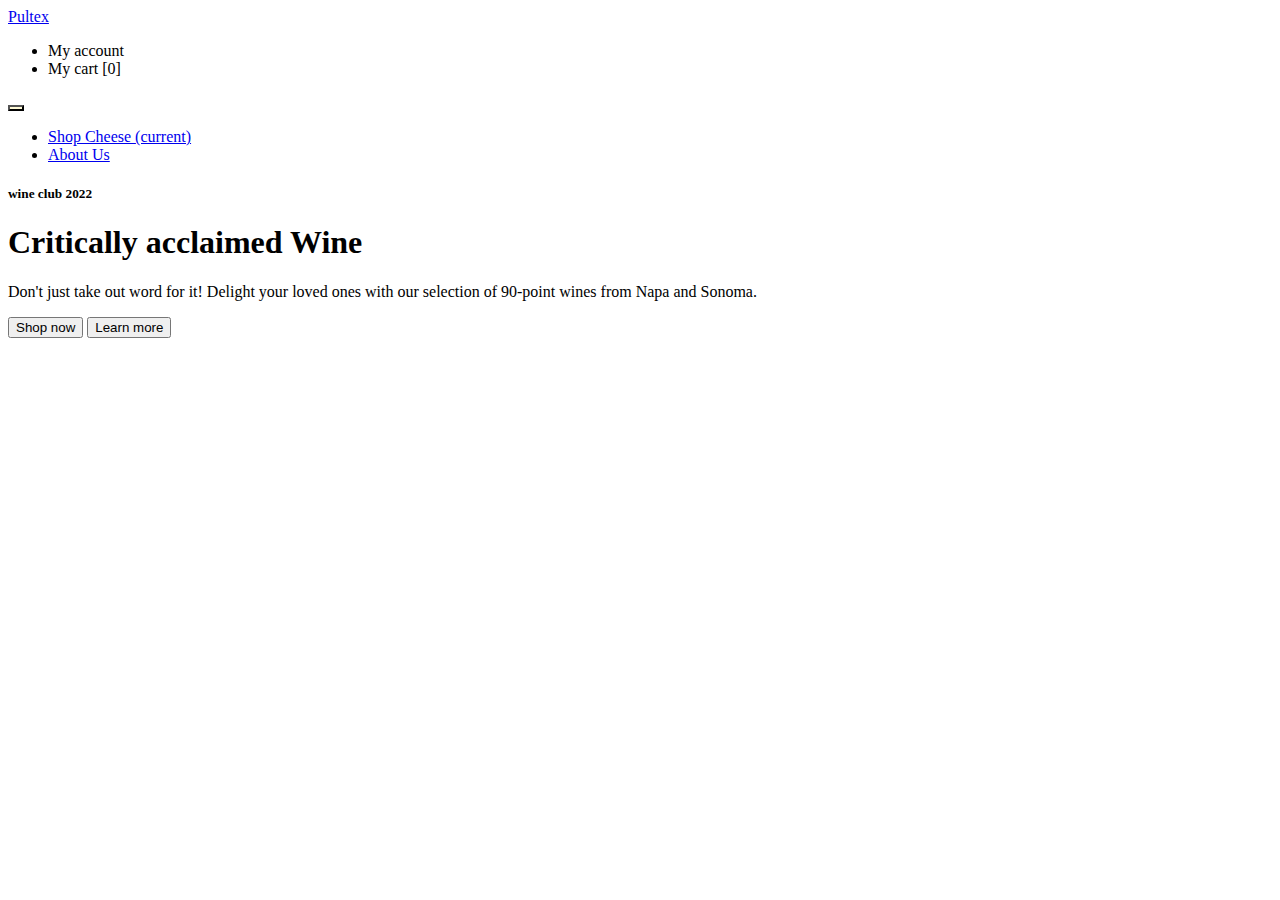
<file: cheese-club.html>
<!DOCTYPE html>
<html lang="en">
	<head>
	 
		<title>Cheese Club</title>
		
		
		<meta charset="UTF-8">
		<meta name="viewport" content="initial-scale=1, width=device-width">
		
		
		<link href="https://cdn.jsdelivr.net/npm/bootstrap@5.2.1/dist/css/bootstrap.min.css"
		      integrity="sha384-iYQeCzEYFbKjA/T2uDLTpkwGzCiq6soy8tYaI1GyVh/UjpbCx/TYkiZhlZB6+fzT"
		      crossorigin="anonymous"
		      rel="stylesheet">
		<link rel="stylesheet" href="css/cheese-club.css">
		
	</head>
	<body>

		<section class="row container-fluid">
			<div class="col d-flex-column">
					<nav class="navbar d-flex justify-content-between">
							<a class="navbar-brand" href="#">Pultex</a>
						
						
						
							<div class="d-flex gap-3 align-content-center align-items-center h-100">
									<ul class="d-flex flex-end gap-3">
								<li>My account</li>
								<li>My cart [0]</li>
							</ul>
								<button class="navbar-toggler" type="button" data-bs-toggle="collapse"
									data-bs-target="#navbarSupportedContent" aria-controls="navbarSupportedContent"
									aria-expanded="false" aria-label="Toggle navigation" style="background-color: #fffad7;
																									margin-right:10px">
								<span class="navbar-toggler-icon"></span>
							</button>

							<div class="collapse navbar-collapse" id="navbarSupportedContent">
								<ul class="navbar-nav mr-auto">
									<li class="nav-item active">
										<a class="nav-link" href="#">Shop Cheese <span class="sr-only">(current)</span></a>
									</li>
									<li class="nav-item">
										<a class="nav-link" href="#">About Us</a>
									</li>
								</ul>
							</div>
							
							</div>
						
						
						
							
					</nav>

				
					<div>
						<h5 class="col--subheading-wine">
							wine club 2022
						</h5>
						<h1 class="col--mainHeading-wine">
							Critically acclaimed Wine
						</h1>
						
						<p>Don't just take out word for it! Delight your loved
						ones with our selection of 90-point wines from Napa and
						Sonoma.</p>
					</div>
					<div class="d-flex w-100 gap-3">
						<button class="row--button" id="button-shopNow">Shop now</button>
						<button class="row--button" id="button-learnMore">Learn more</button>
					</div>
			</div>

			<div class="col col--backgroundImage-wine"></div>
			
			
		</section>

		<script src="https://cdn.jsdelivr.net/npm/bootstrap@5.2.1/dist/js/bootstrap.bundle.min.js"
				integrity="sha384-u1OknCvxWvY5kfmNBILK2hRnQC3Pr17a+RTT6rIHI7NnikvbZlHgTPOOmMi466C8"
				crossorigin="anonymous"></script>
	</body>
</html>
</file>
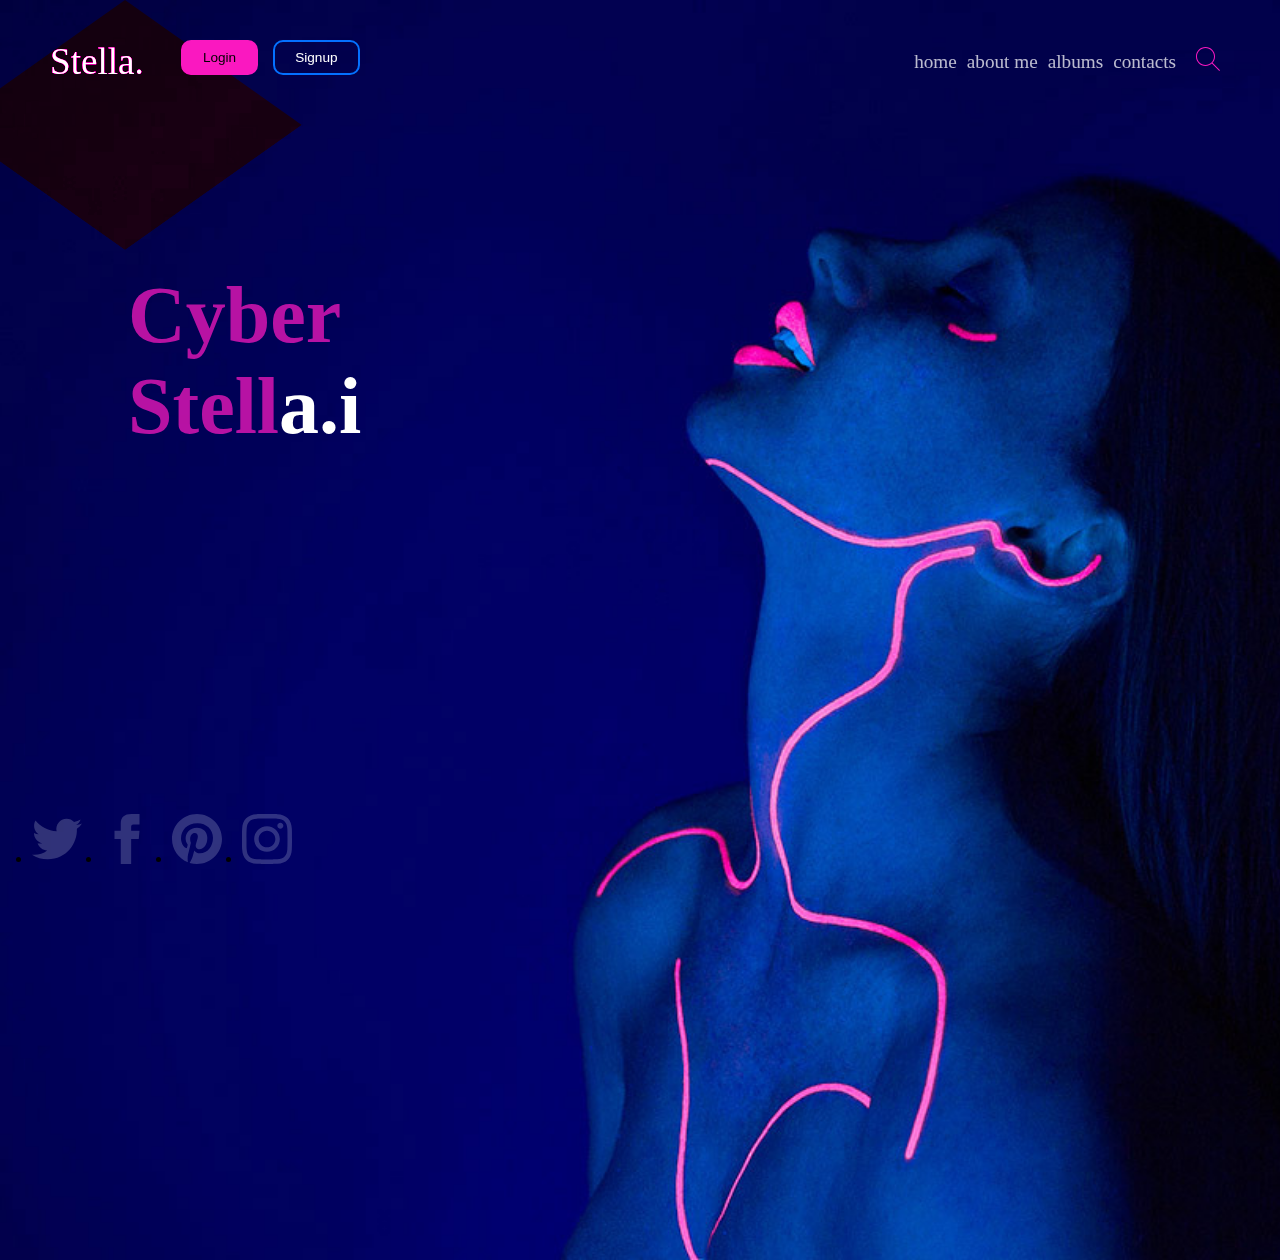
<file: stella.html>
<!DOCTYPE html>
<html lang="en">
<head>
	<meta charset="UTF-8">
	<meta http-equiv="X-UA-Compatible" content="IE=edge">
	<meta name="viewport" content="width=device-width, initial-scale=1.0">
	<title>Document</title>
	<link rel="stylesheet" href="css/style.css">
</head>
<body>

<header>
	<nav>
		
		<section class="nav-section--signin">
			<ul class="signin-section--ul">
				<li id="icon">
					Stella.
				</li>
				<li>
					<button id="login" class="login-button">Login</button>
				</li>
				<li>
					<button id="signup" class="login-button">Signup</button>
				</li>
			</ul>
		
		</section>
		<section class="nav-section--page">
			<ul>
				
				<li>home</li>
				<li>about me</li>
				<li>albums</li>
				<li>contacts</li>
				<li>
					<svg width="24" height="24" xmlns="http://www.w3.org/2000/svg" fill-rule="evenodd" clip-rule="evenodd"><path d="M15.853 16.56c-1.683 1.517-3.911 2.44-6.353 2.44-5.243 0-9.5-4.257-9.5-9.5s4.257-9.5 9.5-9.5 9.5 4.257 9.5 9.5c0 2.442-.923 4.67-2.44 6.353l7.44 7.44-.707.707-7.44-7.44zm-6.353-15.56c4.691 0 8.5 3.809 8.5 8.5s-3.809 8.5-8.5 8.5-8.5-3.809-8.5-8.5 3.809-8.5 8.5-8.5z"/></svg>
				</li>
			</ul>
		</section>
	</nav>
</header>
<main>
	<h1 class="main-header"> <span class="main-header--color">Cyber</span> <br>
		<span class="main-header--color">Stell</span>a.i
	</h1>
	<section class="main-imgs--stacked">
		<img class="main-img--overlay" src="img/neon-girl.jpeg" alt="This alt">
		<div class="cursor effect"></div>
	</section>
	
	<footer>
		<ul class=footer-sm--links>
			<li><svg xmlns="http://www.w3.org/2000/svg"
			         width="24" height="24" fill="#000000aa"
			         viewBox="0 0 24 24"><path d="M24 4.557c-.883.392-1.832.656-2.828.775 1.017-.609 1.798-1.574 2.165-2.724-.951.564-2.005.974-3.127 1.195-.897-.957-2.178-1.555-3.594-1.555-3.179 0-5.515 2.966-4.797 6.045-4.091-.205-7.719-2.165-10.148-5.144-1.29 2.213-.669 5.108 1.523 6.574-.806-.026-1.566-.247-2.229-.616-.054 2.281 1.581 4.415 3.949 4.89-.693.188-1.452.232-2.224.084.626 1.956 2.444 3.379 4.6 3.419-2.07 1.623-4.678 2.348-7.29 2.04 2.179 1.397 4.768 2.212 7.548 2.212 9.142 0 14.307-7.721 13.995-14.646.962-.695 1.797-1.562 2.457-2.549z"/></svg></li>
			<li>
				
				<svg xmlns="http://www.w3.org/2000/svg" width="24" height="24" viewBox="0 0 24 24"><path d="M9 8h-3v4h3v12h5v-12h3.642l.358-4h-4v-1.667c0-.955.192-1.333 1.115-1.333h2.885v-5h-3.808c-3.596 0-5.192 1.583-5.192 4.615v3.385z"/></svg>
			</li>
			<li>
				<svg xmlns="http://www.w3.org/2000/svg" width="24" height="24" viewBox="0 0 24 24"><path d="M12 0c-6.627 0-12 5.372-12 12 0 5.084 3.163 9.426 7.627 11.174-.105-.949-.2-2.405.042-3.441.218-.937 1.407-5.965 1.407-5.965s-.359-.719-.359-1.782c0-1.668.967-2.914 2.171-2.914 1.023 0 1.518.769 1.518 1.69 0 1.029-.655 2.568-.994 3.995-.283 1.194.599 2.169 1.777 2.169 2.133 0 3.772-2.249 3.772-5.495 0-2.873-2.064-4.882-5.012-4.882-3.414 0-5.418 2.561-5.418 5.207 0 1.031.397 2.138.893 2.738.098.119.112.224.083.345l-.333 1.36c-.053.22-.174.267-.402.161-1.499-.698-2.436-2.889-2.436-4.649 0-3.785 2.75-7.262 7.929-7.262 4.163 0 7.398 2.967 7.398 6.931 0 4.136-2.607 7.464-6.227 7.464-1.216 0-2.359-.631-2.75-1.378l-.748 2.853c-.271 1.043-1.002 2.35-1.492 3.146 1.124.347 2.317.535 3.554.535 6.627 0 12-5.373 12-12 0-6.628-5.373-12-12-12z" fill-rule="evenodd" clip-rule="evenodd"/></svg>
			</li>
			<li>
				<svg xmlns="http://www.w3.org/2000/svg" width="24" height="24" viewBox="0 0 24 24"><path d="M12 2.163c3.204 0 3.584.012 4.85.07 3.252.148 4.771 1.691 4.919 4.919.058 1.265.069 1.645.069 4.849 0 3.205-.012 3.584-.069 4.849-.149 3.225-1.664 4.771-4.919 4.919-1.266.058-1.644.07-4.85.07-3.204 0-3.584-.012-4.849-.07-3.26-.149-4.771-1.699-4.919-4.92-.058-1.265-.07-1.644-.07-4.849 0-3.204.013-3.583.07-4.849.149-3.227 1.664-4.771 4.919-4.919 1.266-.057 1.645-.069 4.849-.069zm0-2.163c-3.259 0-3.667.014-4.947.072-4.358.2-6.78 2.618-6.98 6.98-.059 1.281-.073 1.689-.073 4.948 0 3.259.014 3.668.072 4.948.2 4.358 2.618 6.78 6.98 6.98 1.281.058 1.689.072 4.948.072 3.259 0 3.668-.014 4.948-.072 4.354-.2 6.782-2.618 6.979-6.98.059-1.28.073-1.689.073-4.948 0-3.259-.014-3.667-.072-4.947-.196-4.354-2.617-6.78-6.979-6.98-1.281-.059-1.69-.073-4.949-.073zm0 5.838c-3.403 0-6.162 2.759-6.162 6.162s2.759 6.163 6.162 6.163 6.162-2.759 6.162-6.163c0-3.403-2.759-6.162-6.162-6.162zm0 10.162c-2.209 0-4-1.79-4-4 0-2.209 1.791-4 4-4s4 1.791 4 4c0 2.21-1.791 4-4 4zm6.406-11.845c-.796 0-1.441.645-1.441 1.44s.645 1.44 1.441 1.44c.795 0 1.439-.645 1.439-1.44s-.644-1.44-1.439-1.44z"/></svg>
			</li>
		</ul>
	</footer>
	<script>
		window.onload = () => {
			const body = document.querySelector("main");
			const cursor = document.querySelector('.cursor')
			body.addEventListener('mousemove', (e) => {
				cursor.style.left = e.pageX - 250 + 'px';
				cursor.style.top  = e.pageY - 250 + 'px';
				cursor.style["background-position-x"] = cursor.style.left;
				cursor.style["background-position-y"] = cursor.style.top;
			})
		}
	
	</script>
	
	<script src ="https://cdnjs.cloudflare.com/ajax/libs/gsap/3.11.3/gsap.min.js"></script>

</body>
</html>
</file>
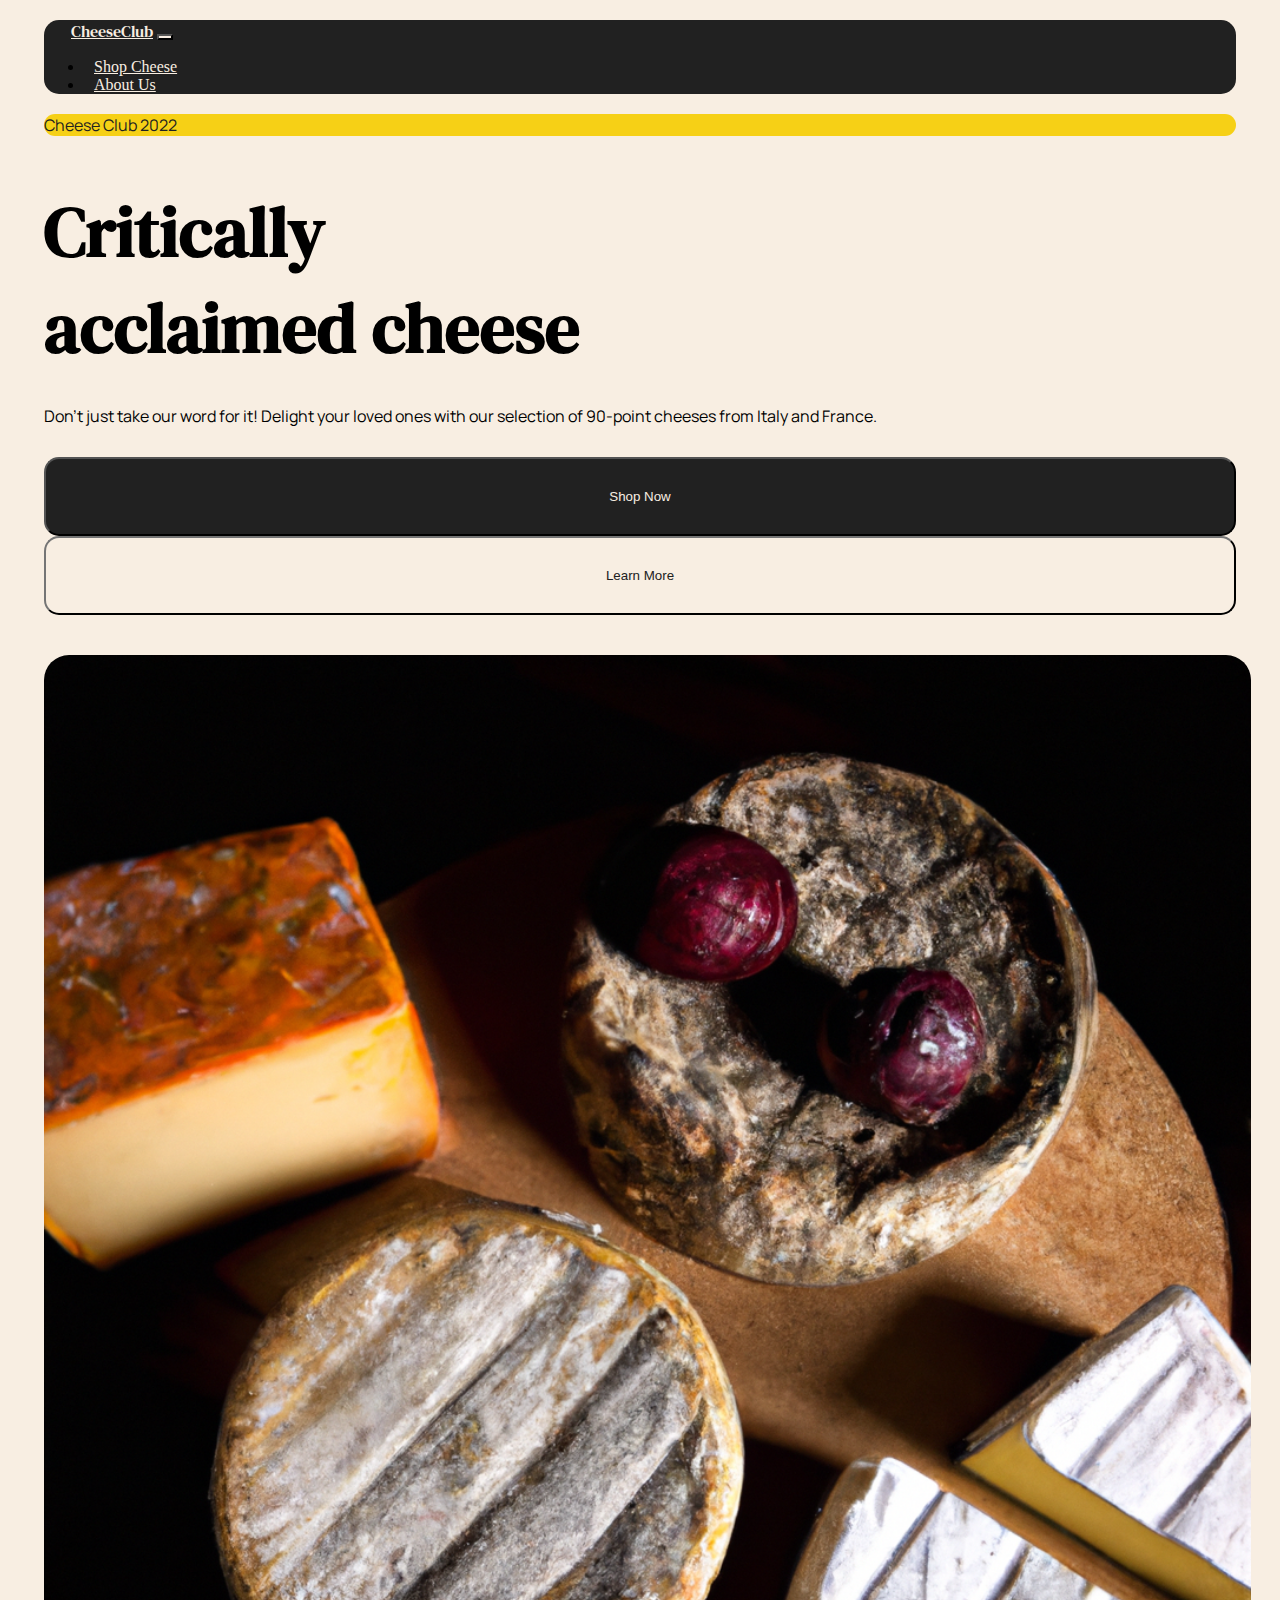
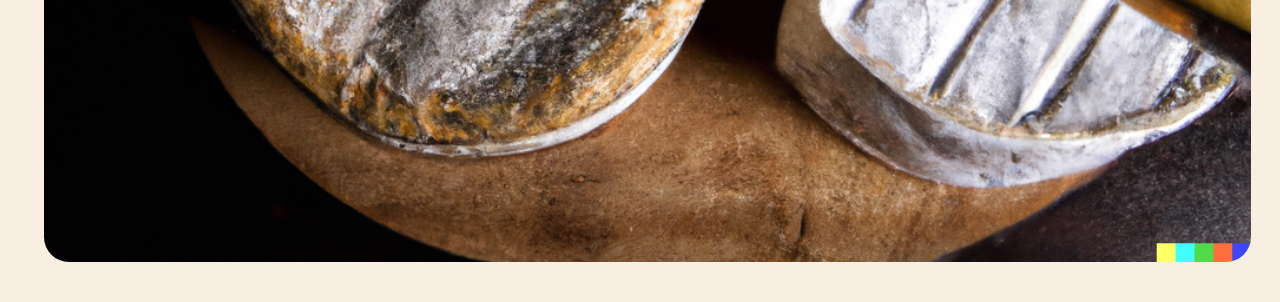
<file: html/cheese-club.html>
<!DOCTYPE html>
<html lang="en">
<head>
    <meta charset="UTF-8">
    <title>Cheese Club</title>
    <link rel="stylesheet" href="../css/cheese-club.css">
    <link href="https://cdn.jsdelivr.net/npm/bootstrap@5.2.1/dist/css/bootstrap.min.css" rel="stylesheet" integrity="sha384-iYQeCzEYFbKjA/T2uDLTpkwGzCiq6soy8tYaI1GyVh/UjpbCx/TYkiZhlZB6+fzT" crossorigin="anonymous">
    <link rel="preconnect" href="https://fonts.googleapis.com">
    <link rel="preconnect" href="https://fonts.gstatic.com" crossorigin>
    <link href="https://fonts.googleapis.com/css2?family=DM+Serif+Text&display=swap" rel="stylesheet">
    <link href="https://fonts.googleapis.com/css2?family=Manrope&display=swap" rel="stylesheet">
    <link href="https://fonts.googleapis.com/css2?family=Manrope:wght@500&display=swap" rel="stylesheet"></head>
<body style="background-color: #F8EEE2">

<div class="row" style="margin: 1em">
    <div class="col">
        <div class="row-6 h-50" style="margin: 20px">
            <nav class="navbar" style="background-color: #212121; border-radius: 15px;">
                    <a class="navbar-brand" href="#" style="color:#F8EEE2; margin-left: 27px;font-family: 'DM Serif Text', serif;">CheeseClub</a>
                    <button class="navbar-toggler" type="button" data-bs-toggle="collapse"
                            data-bs-target="#navbarSupportedContent" aria-controls="navbarSupportedContent"
                            aria-expanded="false" aria-label="Toggle navigation" style="background-color: #F8EEE2;
                            margin-right:10px">
                        <span class="navbar-toggler-icon"></span>
                    </button>
                    <div class="collapse navbar-collapse" id="navbarSupportedContent">
                        <ul class="navbar-nav mr-auto">
                            <li class="nav-item active" >
                                <a class="nav-link" href="#" style="color:#F8EEE2; margin-left: 10px;">Shop Cheese</a>
                            </li>
                            <li class="nav-item">
                                      <a class="nav-link" href="#" style="color:#F8EEE2; margin-left: 10px;">About Us</a>
                            </li>
                        </ul>
                    </div>
            </nav>
        </div>
        <div class="row-6" style="margin: 20px">
            <div class="badge badge-pill" style="background-color: #F6D016; border-radius: 25px;
            color: #212121; font-size: 1em; font-family: 'Manrope', sans-serif; margin-bottom:
            30px">
                Cheese Club 2022
            </div>

            <h1 style="font-family: 'DM Serif Text', serif; font-size: 70px; margin-bottom: 30px">
                Critically<br>acclaimed cheese
            </h1>

            <p style="font-family: 'Manrope', sans-serif; margin-bottom: 30px">Don't just take our word for it! Delight your loved ones with our selection of 90-point cheeses from Italy and France.</p>

            <div class="row">
                <div class="col">
                    <button class="shopnow"> Shop Now
                    </button>
                </div>
                <div class="col">
                    <button class="learnmore">Learn More</button>
                </div>
            </div>
        </div>
    </div>

    <div class="col col-sm-6">
        <div>
            <img src="/img/cheeses.png" style="border-radius: 25px; height: 100%; width: 98%;
            margin: 20px 20px">
        </div>
    </div>
</div>

<script src="https://cdn.jsdelivr.net/npm/bootstrap@5.2.1/dist/js/bootstrap.bundle.min.js" integrity="sha384-u1OknCvxWvY5kfmNBILK2hRnQC3Pr17a+RTT6rIHI7NnikvbZlHgTPOOmMi466C8" crossorigin="anonymous"></script>
</body>
</html>
</file>
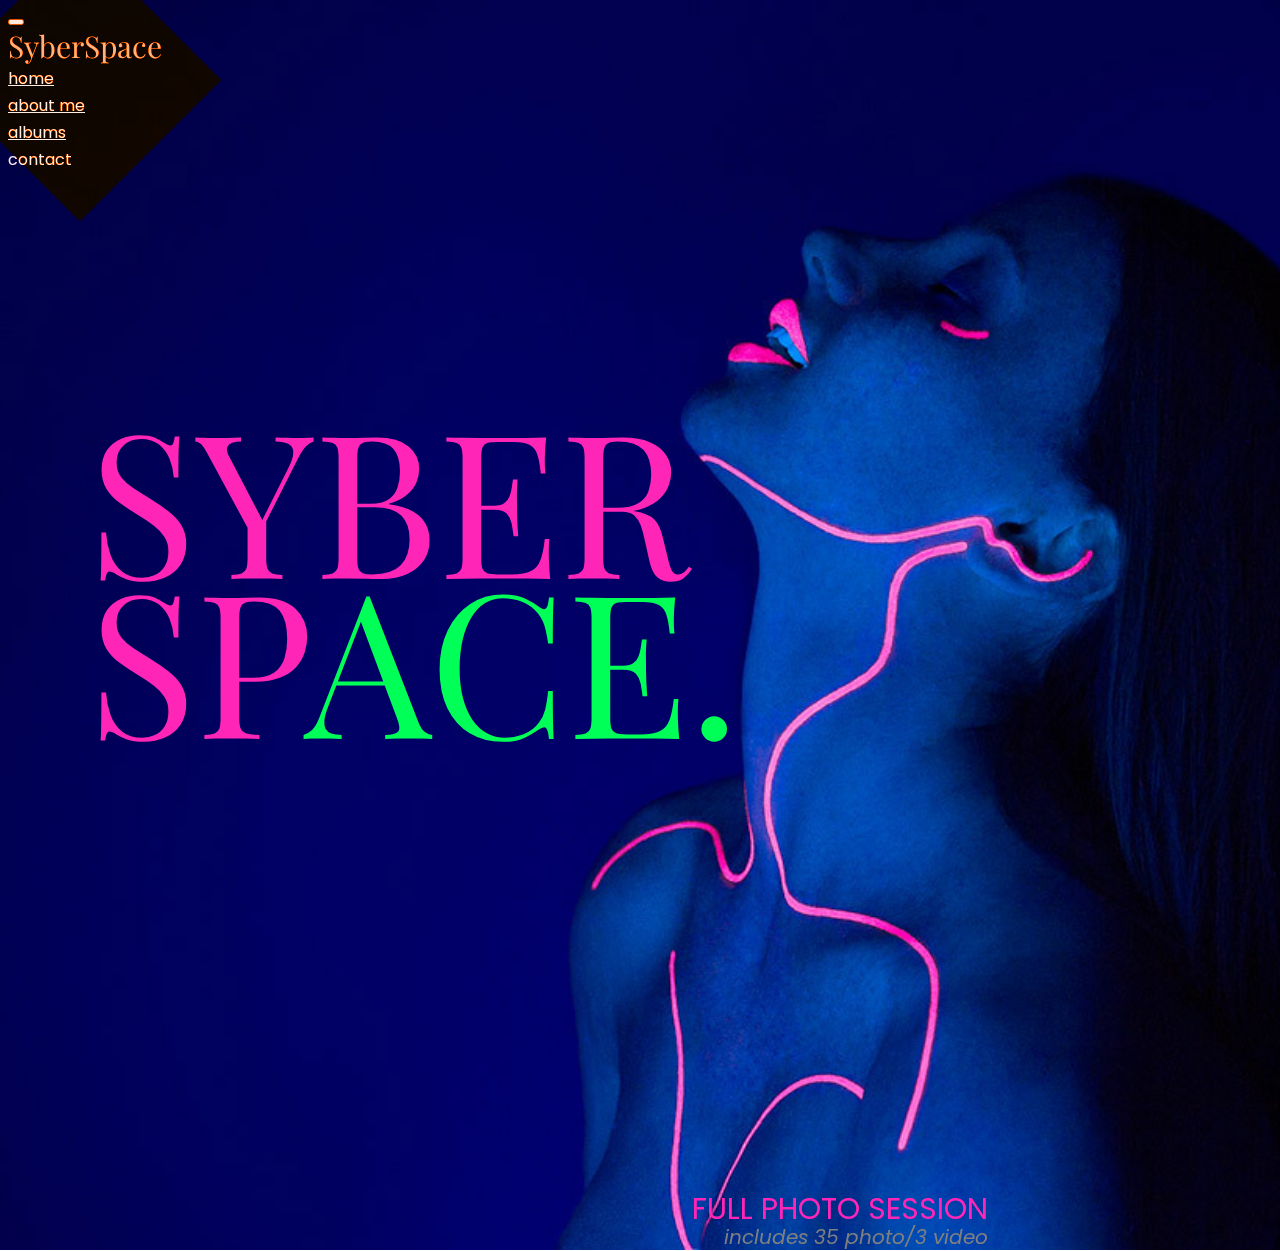
<file: html/cyber.html>
<!DOCTYPE html>
<html lang="en">
<head>
    <meta charset="UTF-8">
    <title>Cyber</title>
    <link rel="stylesheet" href="../css/cyber.css">
    <link href="https://cdn.jsdelivr.net/npm/bootstrap@5.2.2/dist/css/bootstrap.min.css" rel="stylesheet" integrity="sha384-Zenh87qX5JnK2Jl0vWa8Ck2rdkQ2Bzep5IDxbcnCeuOxjzrPF/et3URy9Bv1WTRi" crossorigin="anonymous">
    <link rel="preconnect" href="https://fonts.googleapis.com">
    <link rel="preconnect" href="https://fonts.gstatic.com" crossorigin>
    <link href="https://fonts.googleapis.com/css2?family=Poppins&display=swap" rel="stylesheet">
    <link href="https://fonts.googleapis.com/css2?family=Playfair+Display:wght@500&display=swap" rel="stylesheet">
    <link href="https://fonts.googleapis.com/css2?family=Chakra+Petch:wght@700&display=swap" rel="stylesheet">
    <script src="https://ajax.googleapis.com/ajax/libs/jquery/1.11.1/jquery.min.js"></script>
</head>
<body class="cursor-scale">
<!--<section>-->
<!--    <form class="formbg">-->
<!--        <p>Select your favorite color:</p>-->
<!--        <input type="color" id="color">-->
<!--    </form>-->
<!--</section>-->
<!--Navbar-->
    <nav class="navbar navbar-expand-lg navbar-dark " >
        <div class="container-fluid">
            <button class="navbar-toggler" type="button" data-bs-toggle="collapse" data-bs-target="#navbarNavAltMarkup"
                    aria-controls="navbarNavAltMarkup" aria-expanded="false" aria-label="Toggle navigation">
                <span class="navbar-toggler-icon"></span>
            </button>
            <div class="company"> SyberSpace </div>
        </div>
        <div class="collapse navbar-collapse" id="navbarNavAltMarkup">
            <div class="navbar-nav" >
                <a class="nav-link active" style="color:#fceaf7" aria-current="page" href="#">home</a>
                <a class="nav-link text-nowrap" style="color:#fceaf7" href="#">about me</a>
                <a class="nav-link" href="#" style="color:#fceaf7">albums</a>
                <a class="nav-link" style="color:#fceaf7">contact</a>
                <a class="nav-link btn-search" style="color:#fceaf7"> <i class="gg-search"></i></a>
            </div>
        </div>
    </nav>
<div class="row">
<!----------------------------LEFT SIDE OF PAGE---------------------------->
<div class="col">
    <section>
        <div class="cyber">
            <span class="first-half">SYBER <br>SP<span class="half">ACE.</span></span>
        </div>
    </section>
</div>
    <!-----------------------------RIGHT SIDE OF PAGE-------------------------->
<div class="col">
    <section>
        <div class="rs text-nowrap">
            <i class="gg-add"></i>
            <span>FULL PHOTO SESSION<br><span class="grey">includes 35 photo/3 video</span></span>
        </div>
        <div>
        </div>
    </section>
</div>
</div>



<!--------------------------------BACKGROUND IMAGE------------------------------->
<div class="cursor"></div>






<script src ="https://cdnjs.cloudflare.com/ajax/libs/gsap/3.11.3/gsap.min.js"></script>
<script src="../js/cyber.js"></script>
<script src="https://cdn.jsdelivr.net/npm/bootstrap@5.2.2/dist/js/bootstrap.bundle.min.js" integrity="sha384-OERcA2EqjJCMA+/3y+gxIOqMEjwtxJY7qPCqsdltbNJuaOe923+mo//f6V8Qbsw3" crossorigin="anonymous"></script>

</body>
</html>
</file>
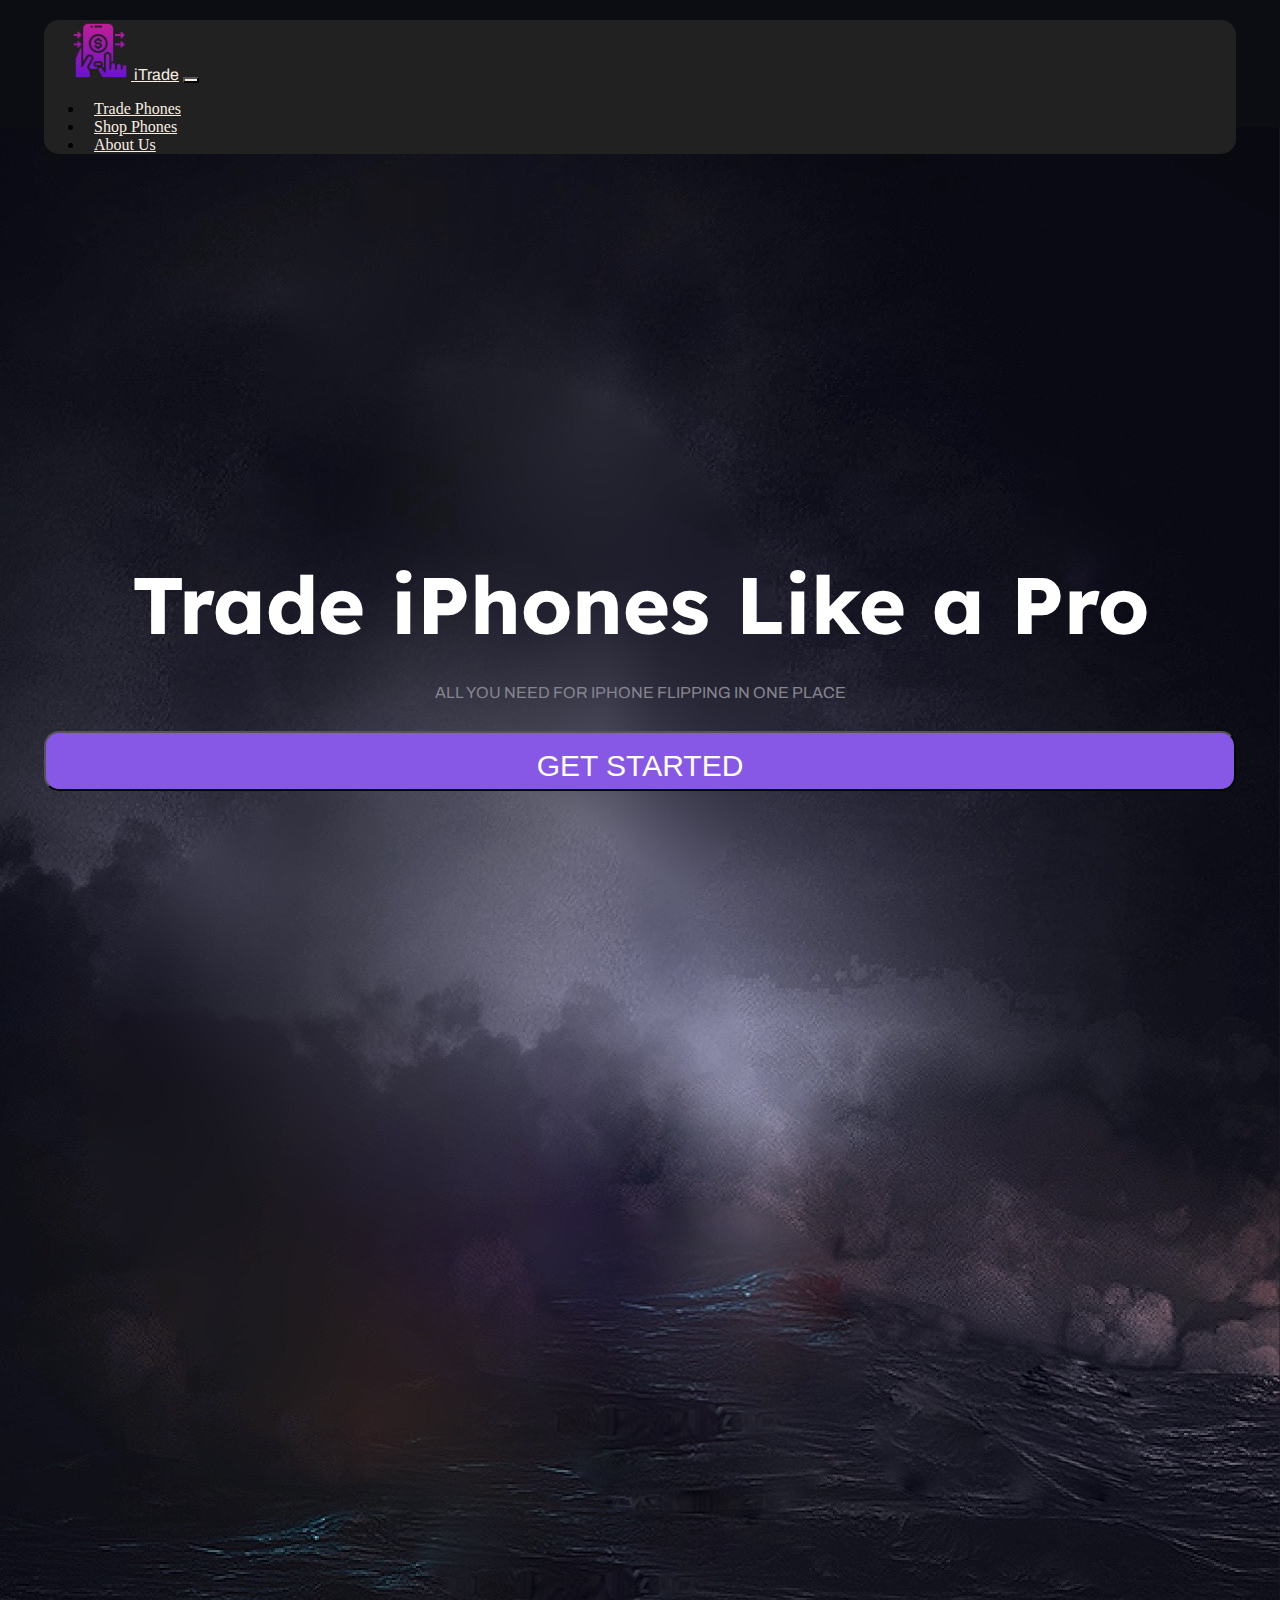
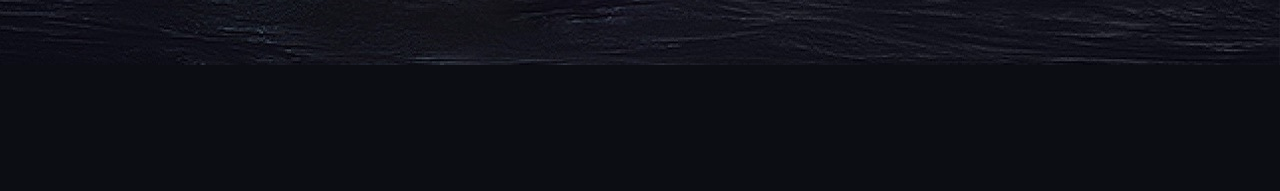
<file: html/darkPhone.html>
<!DOCTYPE html>
<html lang="en">
<head>
  <meta charset="UTF-8">
  <title>Dark Phone</title>
  <link rel="stylesheet" href="../css/darkPhone.css">
  <link href="https://cdn.jsdelivr.net/npm/bootstrap@5.2.1/dist/css/bootstrap.min.css" rel="stylesheet" integrity="sha384-iYQeCzEYFbKjA/T2uDLTpkwGzCiq6soy8tYaI1GyVh/UjpbCx/TYkiZhlZB6+fzT" crossorigin="anonymous">
  <link rel="preconnect" href="https://fonts.googleapis.com">
  <link rel="preconnect" href="https://fonts.gstatic.com" crossorigin>
  <link href="https://fonts.googleapis.com/css2?family=Lexend+Deca:wght@600&display=swap" rel="stylesheet">
  <link href="https://fonts.googleapis.com/css2?family=Archivo&display=swap" rel="stylesheet">
  <link href="https://fonts.googleapis.com/css2?family=Manrope:wght@500&display=swap" rel="stylesheet"></head>
<body class="bg">
<div class="row" style="margin: 1em">
  <div class="row-6 h-50" style="margin: 20px">
    <nav class="navbar" style="background-color: #212121; border-radius: 15px;">
      <a class="navbar-brand" href="#" style="color:#F8EEE2; margin-left: 27px;font-family: 'Archivo', sans-serif;">
        <img class="logo" src="/img/trading.png"> iTrade</a>
      <button class="navbar-toggler" type="button" data-bs-toggle="collapse"
              data-bs-target="#navbarSupportedContent" aria-controls="navbarSupportedContent"
              aria-expanded="false" aria-label="Toggle navigation" style="background-color: #F8EEE2;
                            margin-right:10px">
        <span class="navbar-toggler-icon"></span>
      </button>
      <div class="collapse navbar-collapse" id="navbarSupportedContent">
        <ul class="navbar-nav mr-auto">
          <li class="nav-item active" >
            <a class="nav-link" href="#" style="color:#F8EEE2; margin-left: 10px;">Trade Phones</a>
          </li>
          <li class="nav-item">
            <a class="nav-link" href="#" style="color:#F8EEE2; margin-left: 10px;">Shop Phones</a>
          </li>
          <li class="nav-item">
            <a class="nav-link" href="#" style="color:#F8EEE2; margin-left: 10px;">About Us</a>
          </li>
        </ul>
      </div>
    </nav>
  </div>


  <div class="col">
    <div class="row-6" style="margin: 20px">


      <h1 class="header">
        Trade iPhones Like a Pro
      </h1>

      <p class="subtext" style="font-family: 'Archivo', sans-serif;margin-bottom: 30px">ALL YOU NEED FOR IPHONE FLIPPING
        IN ONE
        PLACE</p>

      <div class="row">
        <div class="col">
          <button class="shopnow"> GET STARTED
          </button>
        </div>

      </div>
    </div>
  </div>

  <div class="col col-sm-6">
    <div>
      <iframe class="iframe" src='https://my.spline.design/untitled-905ff14d8b5850213e913fecdea8da78/'
              frameborder='0'
               width='100%' height='100%'></iframe>
    </div>
  </div>
</div>



<script src="https://cdn.jsdelivr.net/npm/bootstrap@5.2.1/dist/js/bootstrap.bundle.min.js" integrity="sha384-u1OknCvxWvY5kfmNBILK2hRnQC3Pr17a+RTT6rIHI7NnikvbZlHgTPOOmMi466C8" crossorigin="anonymous"></script>
</body>
</html>
</file>
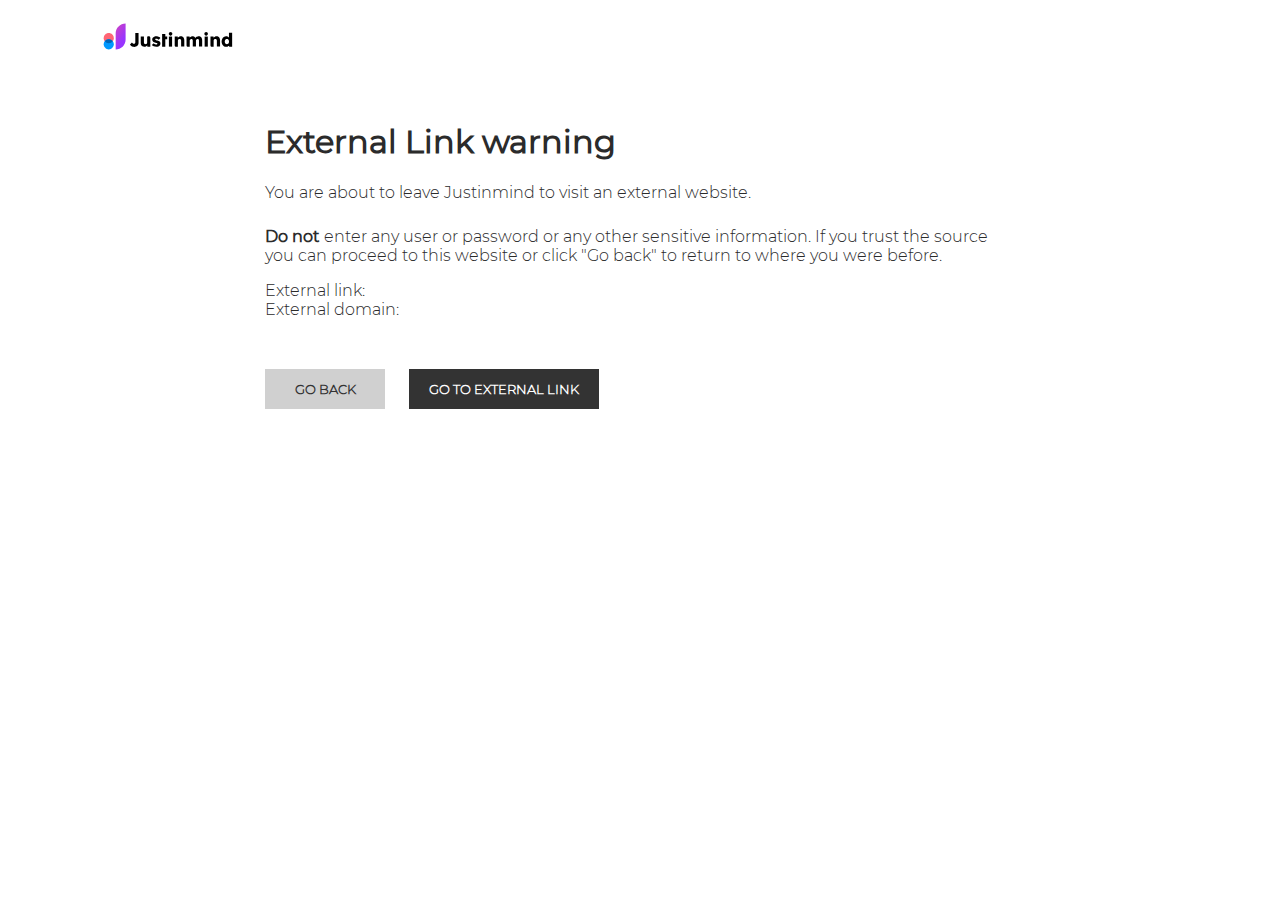
<file: html/Prototype 1/resources/jim/html/external.html>
<!DOCTYPE html PUBLIC "-//W3C//DTD XHTML 1.1//EN" "http://www.w3.org/TR/xhtml11/DTD/xhtml11.dtd">
<html>
  <head>
    <meta http-equiv="content-type" content="text/html; charset=utf-8" />
    <title>External Link warning</title>
    <style type="text/css">
      body { background-color: #ffffff; font-family: 'JIM-Sans-Light'; }
      
      .button {
	    background-color: #333333;
	    color: #ffffff;
	    display: inline-block;
	    font-size: 13px;
	    height: 40px;
	    line-height: 40px;
	    margin-right: 20px;
	    min-width: 80px;
	    padding: 0 20px;
	    text-align: center;
	    text-decoration: none;
	    font-weight:600;
	    cursor: pointer;
	  }
	  .button.light {
	  	background-color: #D0D0D0;
	  	color: #333333;
	  }
	  
	  .button:hover {
		opacity: 0.75;
	    filter: alpha(opacity=75); /* For IE8 and earlier */
	    -webkit-font-smoothing: antialiased;
	  }
      #logo {
    	height: 78px;
    	line-height: 78px;
    	position: relative;
		padding: 0px;
		margin: 23px 0 0 75px;
      }

	  #logo img {
	  	width: 170px;
		height: 27px;
    	max-height: 60px;
    	max-width: 250px;
    	vertical-align: top;
	  }
	  
	  h1 {
	  	font-family: 'JIM-Sans-Regular';
	  	color: #2B2B2B;
	  }
	  
	  p, div {
	  	color: #2B2B2B;
	  }
	  
	  .bold {
	  	display: contents;
		font-weight: bold;
		font-family: 'JIM-Sans-Regular';
	  }
	  
	  #link, #domain {
	  	display: contents;
	  }
	  
	  #externalLinkBox {
	  	margin: 0 auto;
	  	max-width: 750px;
	  }
	  
	  @font-face {
		font-family: 'JIM-Sans-Regular';
		src: url('../css/fonts/Montserrat-Regular.ttf') format('truetype');
	  }
	  
	  @font-face {
		font-family: 'JIM-Sans-Light';
		src: url('../css/fonts/Montserrat-Light.ttf') format('truetype');
	  }

    </style>
  </head>
  <body>
    <div id="editButtonPage">
	    <div id="logo"><img src="../images/logos/justinmind-logo-top.svg"/></div>

		<div id="externalLinkBox">
			<h1>External Link warning</h1>
		    <p class="h2" style="margin-bottom: 25px;">You are about to leave Justinmind to visit an external website.</p>
		    <p class="h2" style="margin-bottom: 25px;" ><div class="bold">Do not</div> enter any user or password or any other sensitive information. If you trust the source<br>you can proceed to this website or click "Go back" to return to where you were before.</p>
		    <div class="h2">External link: <div id="link"></div></div>
		    <div class="h2" style="margin-bottom: 50px;">External domain: <b><div id="domain" class="bold"></div></b></div>

		    <div id="backButton" class="button light">GO BACK</div>
		    <div id="goButton" class="button">GO TO EXTERNAL LINK</div>
	   </div>
    </div>
  </body>
  
  
  <script type="text/javascript">
  
  	var isTab, url;
  
  	window.onload = function() {
  		var searchParams = new URLSearchParams(window.location.search);
		url = searchParams.get('url');
		isTab = searchParams.get('tab');
		
		document.getElementById("link").innerHTML = url;
		document.getElementById("domain").innerHTML = getDomain(url, true);
	};
  
	document.getElementById("backButton").addEventListener("click", function() { window.history.back(); });
	document.getElementById("goButton").addEventListener("click", function() { 
		if(isTab === "false") {
			window.location.replace(url);
		}
		else {
			popup = window.open(url, "_blank");
            popup.focus();
		}
	});
	
	function getDomain(url, subdomain) {
    	subdomain = subdomain || false;
		url = url.replace(/(https?:\/\/)?(www.)?(cloud.)?/i, '');

    	if (!subdomain) {
        	url = url.split('.');
        	url = url.slice(url.length - 2).join('.');
    	}

    	if (url.indexOf('/') !== -1) {
        	return url.split('/')[0];
    	}

    	return url;
	}
	
  </script>
  
</html>
</file>
<file: css/cheese-club.css>
.shopnow {
    background-color: #212121;
    color: #F8EEE2;
    width: 100%;
    border-radius: 15px;
    padding: 30px
}
.shopnow:hover {
    background-color: #F8EEE2;
    color: #212121
}


.learnmore {
    border-color: #212121;
    background-color: #F8EEE2;
    color: #212121;
    width: 100%;
    border-radius: 15px;
    padding: 30px
}

.learnmore:hover {
    background-color: #212121;
    color: #F8EEE2
}
</file>
<file: css/style.css>
@import url('https://fonts.googleapis.com/css2?family=Tenor+Sans&display=swap');
@import url('https://fonts.googleapis.com/css2?family=Roboto:ital@1&display=swap');
*{
    box-sizing: border-box;
    padding: 0%;
    margin: 0%;
}

body{
    background-color: #010034 ;
    padding: 0%;
    margin: 0%;
    overflow: hidden;
}

.main-imgs--stacked{
    position: relative;
    padding: 0;
    margin: 0;
    width: 100vw;
    height: 100vh;
}
.main-img--overlay{ 
    position: absolute;
    float: left;
    top: 0;
    left: 0;
    width: auto;
    height: 140vh;
    z-index: 0;
    object-fit: cover;

}

.main-img--underlay{
    position:absolute;
    float: left;
    top: 0;
    left: 0;
    width: auto;
    height: 140vh;
    z-index: -1;
}

.main-text{
    position: absolute;
    top: 48vh;
    left: 10vw;
    font-size: 7rem;
    color: white;
    font-family: 'Roboto', sans-serif;
    animation: fadeIn 5s;
    opacity: 0.80;
}
@keyframes fadeIn {
    0% { opacity: 0; }
    100% { opacity: 0.80; }
  }

  nav{
    padding: 40px 50px;
    width: 100vw;
    position: fixed;
    top: 0;
    left: 0;
    display: flex;
    align-content: center;
    align-items: center;
    justify-content: space-between;
    z-index: 5;
  }

.signin-section--ul{
    width: 50%;
    list-style: none;
    display: flex;
  }
  
  .signin-section--ul li{
    color: white;
  }
  .login-button{
    border-radius: 10px;
    padding: 8px 20px;
    margin-right: 15px;
    cursor: pointer;
    font-size: .85em;
  }
  #login{
    background-color: #FA18C0;
    border: #FA18C0 2px solid;
    
  }
  #signup{
    background-color: #00000000;
    border: #0471FF 2px solid;
    color: white;
    
  }
  .cursor{
    z-index: 8;
    position: relative;
    width: 250px; 
    height: 250px;
    background-color: #FA18C0;
    content: '';
    transform: rotateX(45deg) rotateZ(45deg);
    mix-blend-mode: color;
  }

  .effect{
    background-color: #FA18C0;
    mix-blend-mode: color;

  }

  .nav-section--page ul{

    display: flex;
    align-items: center;
    align-content: center;
    list-style-type: none;
    
  }
  .nav-section--page ul li{
    margin-right: 10px;
    font-size: 1.2em;
    color: #ffffffbb;
  }

  #icon{
    font-size: 2.32em;
    margin-right: 1em;
  }
  .footer-sm--links{
    display: flex;
    padding: 2em;
  }
 .footer-sm--links svg{
    z-index: 10;
   
    margin-right: 20px;
    fill: aliceblue;
    fill-opacity: 0.2;
    width: 50px;
    height: auto;
 }
 
 footer{
width: 100vw; 
position: fixed; 
bottom: 0; 
left: 0; 
background-color: #00000000;
 }
.nav-section--page{
    display: flex;
    align-items: center;
    align-content: center;
}
 .nav-section--page svg{
    z-index: 10;
    margin-left: 10px;
    fill: #FA18C0;

 }

 .main-header{
    z-index: 10;
    color: white;
    position: fixed;
    top: 30vh;
    left: 10vw;
    font-size: 5em;
 }
 .main-header--color{
    color: #FA18C0bb;
 }
</file>
<file: css/cyber.css>
@import url('https://css.gg/add.css');
@import url('https://css.gg/search.css');

.gg-search{
    margin-top: 7px;
}

.navbar-nav, .rs, .formbg {
    font-family: 'Poppins', sans-serif;
    color: #ff26b7;
}

.nav-link::after{
    content: '';
    display: block;
    width: 0px;
    height: 2px;
    background: #ff26b7;
    transition: 0.4s;
}

.nav-link:hover::after {
    width: 100%;
}

.company {
    font-family: 'Playfair Display', serif;
    font-size: 30px;
    color: #f5a4de;
}

.first-half {
    color: #ff26b7;
}

.half {
    color: #00ff57;
}

.cyber {
    font-family: 'Playfair Display', serif;
    font-size: 200px;
    line-height: .8;
    margin-top: 1.2em;
    margin-left: .4em;
}

.rs {
    color: #ff26b7;
    font-size: 30px;
    display: flex;
    justify-content: flex-end;
    margin-top: 15em;
    margin-right: 10em;
}

.gg-add {
    color: #ff26b7;
    margin-top: 12px;
    margin-right: 5px;
}

.grey {
    display: flex;
    font-size: 20px;
    line-height: .5;
    color: grey;
    justify-content: flex-end;
    font-style: italic;
}

body {
    background-image: url("/img/neon-girl.jpeg");
    background-repeat: no-repeat;
    background-size: cover;
    height:100%;
    width: 100%;
}

.neon-girl {
    position: fixed;
    z-index: -100;
    height: 100%;
    width: 100%;
}

.cursor {
    position: fixed;
    width: 200px;
    height: 200px;
    margin-left: -20px;
    margin-top: -20px;
    /*border-radius: 50%;*/
    transition: transform .2s ease;
    transform-origin: center center;
    pointer-events: none;
    z-index: 1000;
    -ms-transform: rotate(-45deg);
    transform: rotate(-45deg);
    background: #ff6200;
    mix-blend-mode: color;
}

.formbg {
    display: flex;
    justify-content: flex-end;
    align-self: flex-end;
    color: #fceaf7;
    margin-top: 5px;
    margin-right: 20px;
}
</file>
<file: css/darkPhone.css>
.bg {
    background-color: #0c0d13;
    background-image: url("/img/FoggyBG.JPG");
    background-repeat: no-repeat;
    background-position: right;
}

.logo {
    height: 60px;
    width: 60px;
}


.header{
    font-family: 'Lexend Deca', sans-serif;
    font-size: 80px;
    text-align: center;
    color: white;
    margin-bottom: 30px;
    margin-top: 5em;
}
.subtext {
    color: #85848f;
    text-align: center;
}

/*.shopnow {*/
/*    background-color: #8758e6;*/
/*    color: #0c0d15;*/
/*    width: 100%;*/
/*    border-radius: 15px;*/
/*    padding: 30px*/
/*}*/

.shopnow {
    position: relative;
    display: block;
    width: 100%;
    height: 60px;
    text-align: center;
    line-height: 63px;
    background: #8758e6;
    border-radius: 15px;
    font-size: 30px;
    color: #ffffff;
    transition: .5s;
}

.shopnow::before {
    content: '';
    position: absolute;
    top: 0;
    left: 19px;
    width: 92%;
    height: 97%;
    border-radius: 15px;
    background: #d5c3ff;
    transition: .5s;
    transform: scale(.9);
    z-index: -1;
}

.shopnow:hover::before {
    transform: scale(1.1);
    box-shadow: 0 0 30px #d5c3ff;
}

.shopnow:hover {
    color: #d5c3ff;
    box-shadow: 0 0 20px #d5c3ff;
    text-shadow: 0 0 20px #d5c3ff;
}

.iframe {
    height: 60em;
}
</file>
